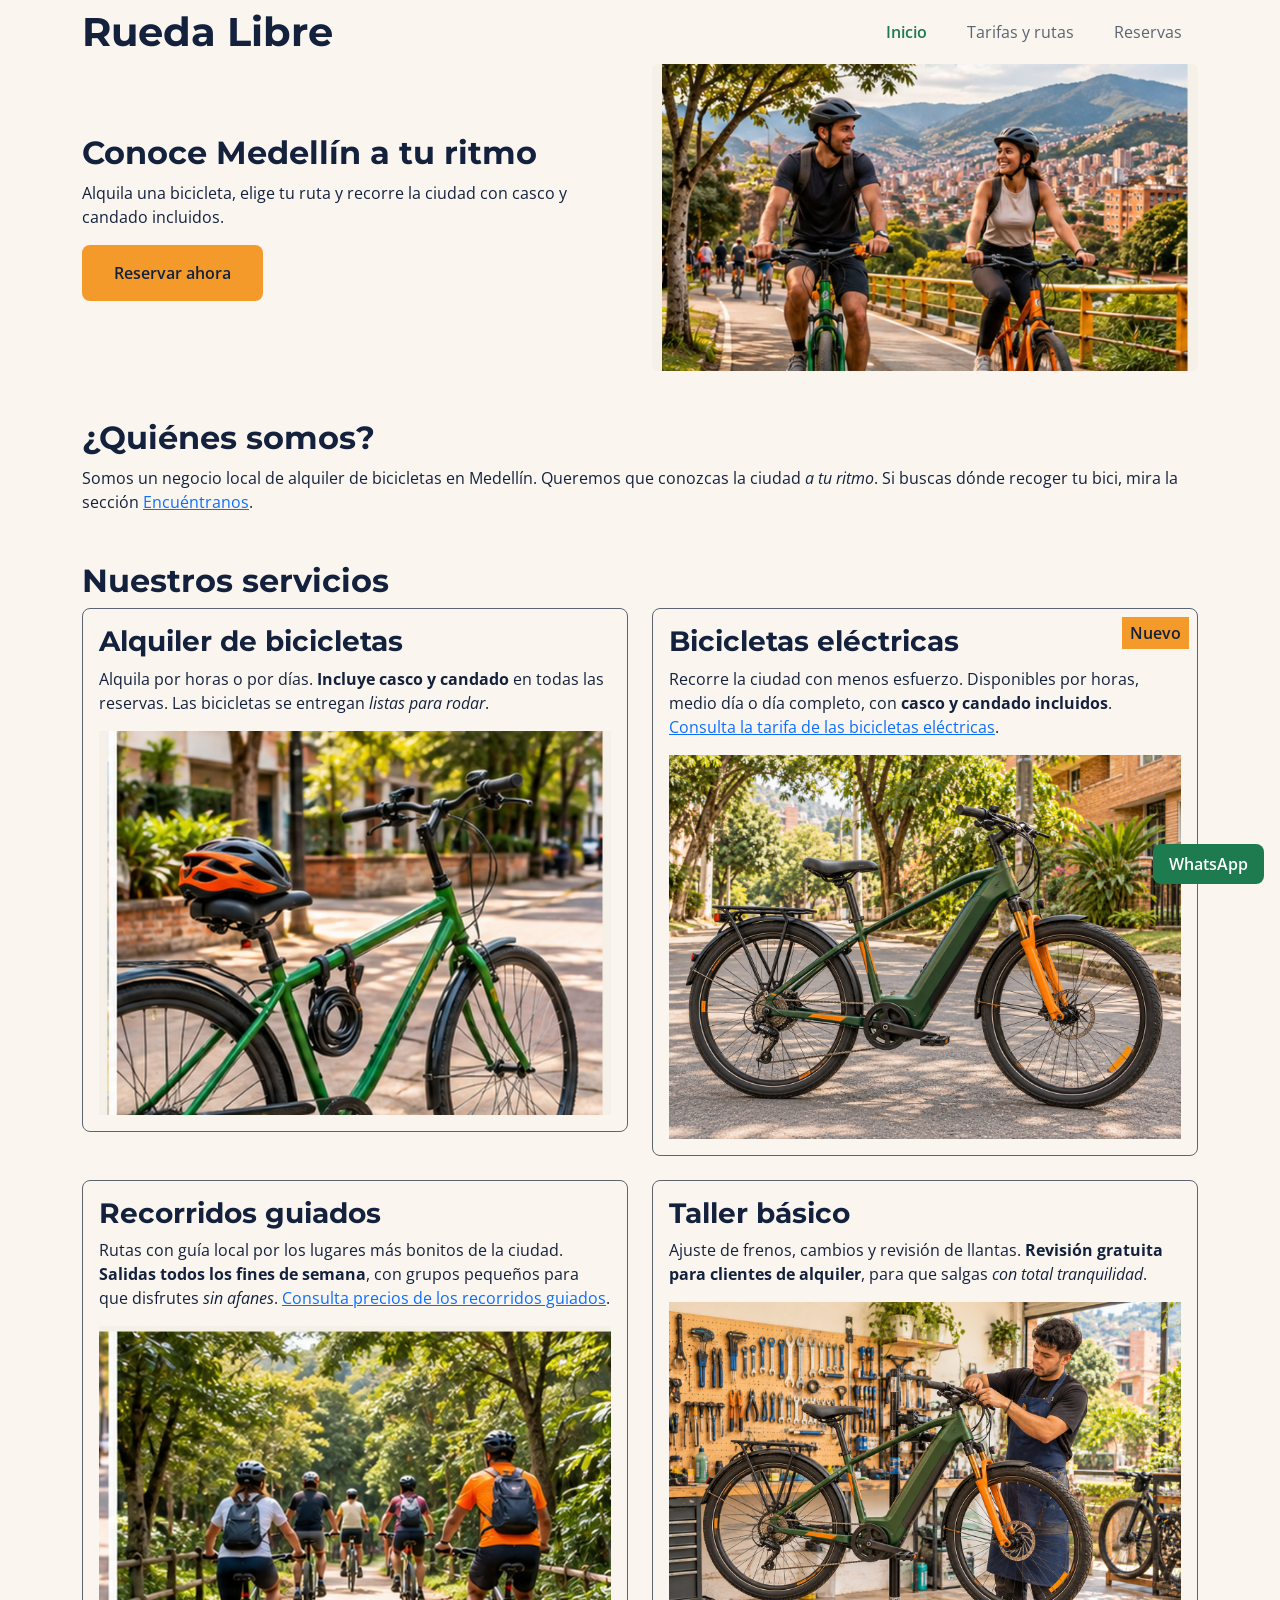
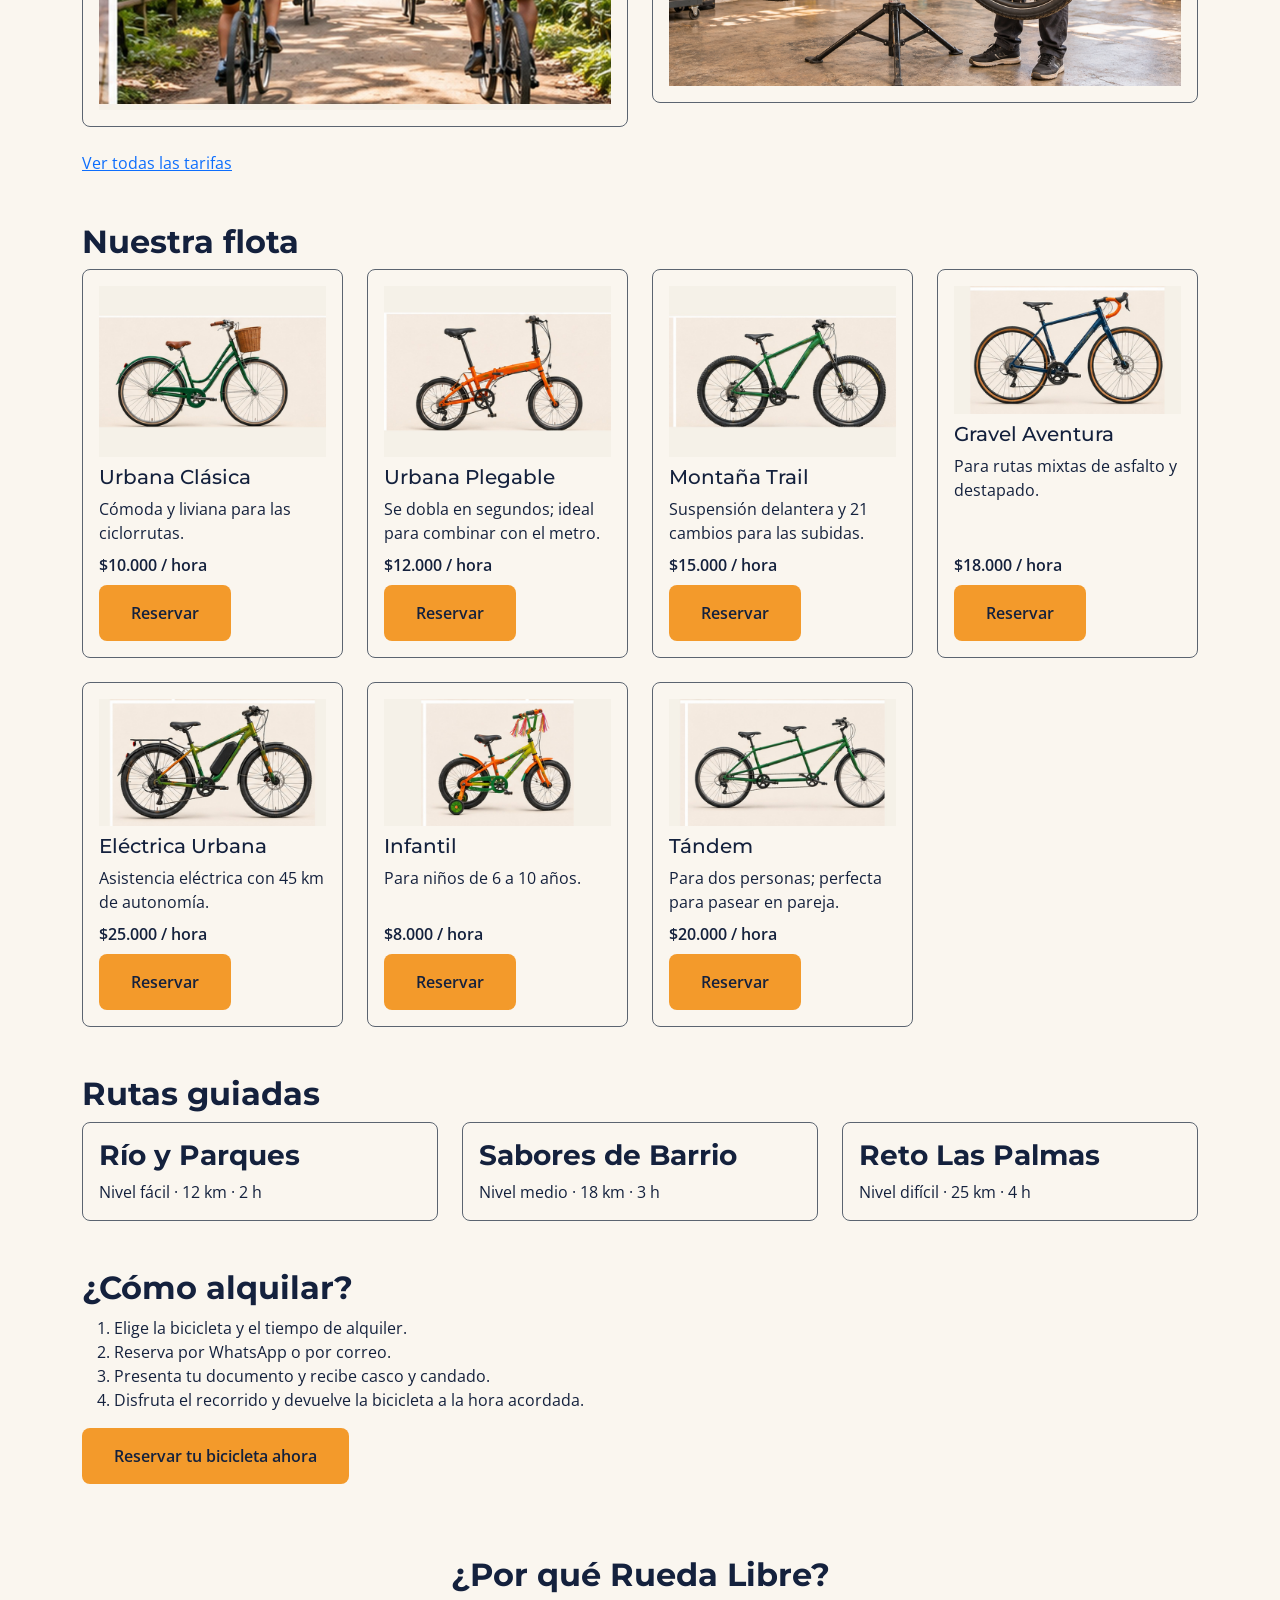
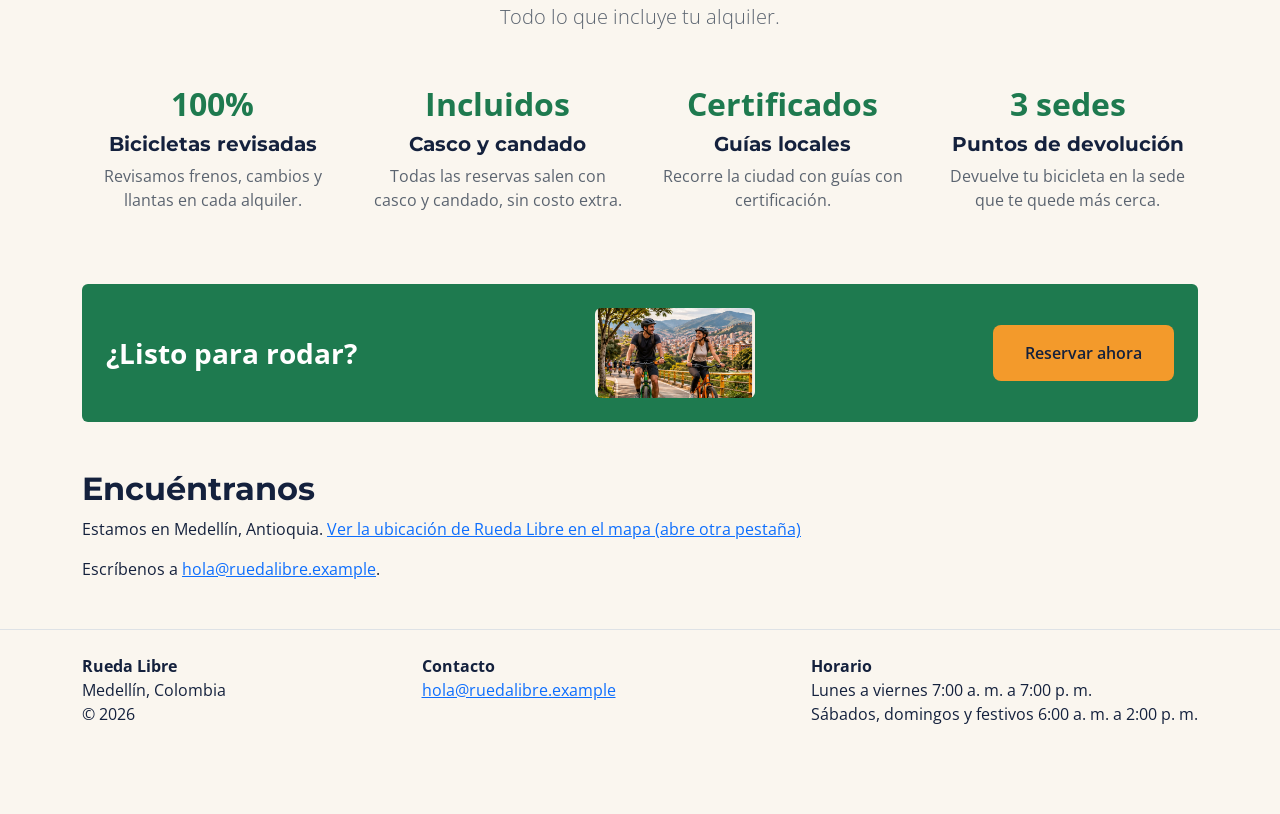
<file: index.html>
<!DOCTYPE html>
<html lang="es">

<head>
  <meta charset="UTF-8">
  <meta name="viewport" content="width=device-width, initial-scale=1.0"> <!-- adapta la página al ancho del celular -->
  <meta name="description"
    content="Rueda Libre: alquiler de bicicletas, recorridos guiados y taller básico en Medellín.">
  <title>Rueda Libre | Alquiler de bicicletas en Medellín</title>

  <!-- fuentes de Google -->
  <link rel="preconnect" href="https://fonts.googleapis.com">
  <link rel="preconnect" href="https://fonts.gstatic.com" crossorigin>
  <link href="https://fonts.googleapis.com/css2?family=Montserrat:wght@700&family=Open+Sans:wght@400;600&display=swap"
    rel="stylesheet">

  <!-- Bootstrap primero y tu hoja después: si hay empate, ganan tus estilos -->
  <link href="https://cdn.jsdelivr.net/npm/bootstrap@5.3.3/dist/css/bootstrap.min.css" rel="stylesheet">
  <link rel="stylesheet" href="css/styles.css">
</head>

<body>

  <!-- enlace para saltar al contenido con el teclado (oculto hasta que se enfoca con Tab) -->
  <a class="saltar" href="#contenido">Saltar al contenido principal</a>

  <!-- encabezado: container centra y limita el ancho
       d-flex flex-column flex-md-row: apilado en móvil, en fila desde 768 px
       justify-content-md-between: nombre a la izquierda y menú a la derecha desde md -->
  <header>
    <div class="container d-flex flex-column flex-md-row align-items-center justify-content-md-between gap-2 py-2">
      <h1 class="mb-0">Rueda Libre</h1>
      <nav aria-label="Principal">
        <!-- list-unstyled quita las viñetas; m-0 p-0 quitan margen y relleno de la lista -->
        <ul id="menu" class="d-flex flex-wrap justify-content-center gap-2 list-unstyled m-0 p-0">
          <!-- class="activo" va en el enlace de ESTA página -->
          <li><a class="activo" href="index.html" aria-current="page">Inicio</a></li>
          <li><a href="paginas/tarifas.html">Tarifas y rutas</a></li>
          <li><a href="paginas/reservas.html">Reservas</a></li>
        </ul>
      </nav>
    </div>
  </header>

  <!-- main como container: todo lo de adentro queda centrado y con ancho limitado -->
  <main id="contenido" class="container">

    <!-- portada: row = fila; en móvil las columnas se apilan y desde md van 6 + 6
         align-items-center: centra el texto frente a la foto; g-4: espacio entre columnas -->
    <section class="row align-items-center g-4 mb-5">
      <div class="col-12 col-md-6">
        <h2>Conoce Medellín a tu ritmo</h2>
        <p>Alquila una bicicleta, elige tu ruta y recorre la ciudad con casco y candado incluidos.</p>
        <a class="boton" href="paginas/reservas.html">Reservar ahora</a>
      </div>
      <div class="col-12 col-md-6">
        <!-- img-fluid: la foto nunca se pasa del ancho de su columna; rounded: esquinas redondeadas -->
        <img class="img-fluid rounded" src="img/caption.jpg" alt="Ciclistas recorriendo una calle de Medellín"
          width="600">
      </div>
    </section>

    <section class="mb-5">
      <h2>¿Quiénes somos?</h2>
      <p>
        Somos un negocio local de alquiler de bicicletas en Medellín. Queremos que
        conozcas la ciudad <em>a tu ritmo</em>. Si buscas dónde recoger tu bici,
        mira la sección <a href="#encuentranos">Encuéntranos</a>.
      </p>
    </section>

    <!-- servicios: 1 columna en móvil y 2 desde md
         align-items-start: cada tarjeta mide lo que necesita su contenido; mb-0: el espacio ya lo da g-4 -->
    <section class="mb-5">
      <h2>Nuestros servicios</h2>

      <div class="row g-4 align-items-start">
        <div class="col-12 col-md-6">
          <article class="tarjeta mb-0">
            <h3>Alquiler de bicicletas</h3>
            <p>
              Alquila por horas o por días. <strong>Incluye casco y candado</strong> en
              todas las reservas. Las bicicletas se entregan <em>listas para rodar</em>.
            </p>
            <img class="img-fluid" src="img/bicicleta.jpg" alt="Bicicleta de alquiler con casco y candado incluidos"
              width="400">
          </article>
        </div>

        <div class="col-12 col-md-6">
          <article class="tarjeta mb-0">
            <h3>Bicicletas eléctricas</h3>
            <!-- etiqueta anclada a la esquina de la tarjeta (position: absolute) -->
            <span class="etiqueta-nuevo">Nuevo</span>
            <p>
              Recorre la ciudad con menos esfuerzo. Disponibles por horas, medio día o
              día completo, con <strong>casco y candado incluidos</strong>.
              <a href="paginas/tarifas.html#alquiler">Consulta la tarifa de las bicicletas eléctricas</a>.
            </p>
            <!-- NUEVA -->
            <img class="img-fluid" src="img/electrica.jpg" alt="Bicicleta eléctrica recorriendo una calle de Medellín"
              width="400">
          </article>
        </div>

        <div class="col-12 col-md-6">
          <article class="tarjeta mb-0">
            <h3>Recorridos guiados</h3>
            <p>
              Rutas con guía local por los lugares más bonitos de la ciudad.
              <strong>Salidas todos los fines de semana</strong>, con grupos pequeños para
              que disfrutes <em>sin afanes</em>.
              <a href="paginas/tarifas.html#recorridos">Consulta precios de los recorridos guiados</a>.
            </p>
            <img class="img-fluid" src="img/medellincicla.jpg" alt="Sendero con árboles en un parque de Medellín"
              width="400">
          </article>
        </div>

        <div class="col-12 col-md-6">
          <article class="tarjeta mb-0">
            <h3>Taller básico</h3>
            <p>
              Ajuste de frenos, cambios y revisión de llantas.
              <strong>Revisión gratuita para clientes de alquiler</strong>, para que
              salgas <em>con total tranquilidad</em>.
            </p>
            <!-- NUEVA -->
            <img class="img-fluid" src="img/taller.jpg" alt="Mecánico ajustando los frenos de una bicicleta"
              width="400">
          </article>
        </div>
      </div>

      <p class="mt-4 mb-0"><a href="paginas/tarifas.html">Ver todas las tarifas</a></p>
    </section>

    <!-- flota: 1 columna en móvil, 2 desde sm, 3 desde lg y 4 desde xl
         (col-12 col-sm-6 col-lg-4 col-xl-3 = 12, 6, 4 y 3 partes de 12) -->
    <section id="flota" class="mb-5">
      <h2>Nuestra flota</h2>

      <div class="row g-4">

        <!-- tarjeta de columna: d-flex flex-column la apila; gap-2 separa; h-100 iguala el alto
             mt-auto en el precio lo empuja al fondo; align-self-start evita que el botón se estire -->
        <div class="col-12 col-sm-6 col-lg-4 col-xl-3">
          <article class="tarjeta h-100 mb-0 d-flex flex-column gap-2">
            <img class="img-fluid" src="img/urbana-clasica.jpg" alt="Bicicleta urbana clásica">
            <h3 class="h5 mb-0">Urbana Clásica</h3>
            <p class="mb-0">Cómoda y liviana para las ciclorrutas.</p>
            <p class="precio mt-auto mb-0 fw-semibold">$10.000 / hora</p>
            <a class="boton align-self-start" href="paginas/reservas.html">Reservar</a>
          </article>
        </div>

        <div class="col-12 col-sm-6 col-lg-4 col-xl-3">
          <article class="tarjeta h-100 mb-0 d-flex flex-column gap-2">
            <img class="img-fluid" src="img/urbana-plegable.jpg" alt="Bicicleta urbana plegable">
            <h3 class="h5 mb-0">Urbana Plegable</h3>
            <p class="mb-0">Se dobla en segundos; ideal para combinar con el metro.</p>
            <p class="precio mt-auto mb-0 fw-semibold">$12.000 / hora</p>
            <a class="boton align-self-start" href="paginas/reservas.html">Reservar</a>
          </article>
        </div>

        <div class="col-12 col-sm-6 col-lg-4 col-xl-3">
          <article class="tarjeta h-100 mb-0 d-flex flex-column gap-2">
            <img class="img-fluid" src="img/montana-trail.jpg" alt="Bicicleta de montaña Trail">
            <h3 class="h5 mb-0">Montaña Trail</h3>
            <p class="mb-0">Suspensión delantera y 21 cambios para las subidas.</p>
            <p class="precio mt-auto mb-0 fw-semibold">$15.000 / hora</p>
            <a class="boton align-self-start" href="paginas/reservas.html">Reservar</a>
          </article>
        </div>

        <div class="col-12 col-sm-6 col-lg-4 col-xl-3">
          <article class="tarjeta h-100 mb-0 d-flex flex-column gap-2">
            <img class="img-fluid" src="img/gravel-aventura.jpg" alt="Bicicleta Gravel Aventura">
            <h3 class="h5 mb-0">Gravel Aventura</h3>
            <p class="mb-0">Para rutas mixtas de asfalto y destapado.</p>
            <p class="precio mt-auto mb-0 fw-semibold">$18.000 / hora</p>
            <a class="boton align-self-start" href="paginas/reservas.html">Reservar</a>
          </article>
        </div>

        <div class="col-12 col-sm-6 col-lg-4 col-xl-3">
          <article class="tarjeta h-100 mb-0 d-flex flex-column gap-2">
            <img class="img-fluid" src="img/electrica-urbana.jpg" alt="Bicicleta eléctrica urbana">
            <h3 class="h5 mb-0">Eléctrica Urbana</h3>
            <p class="mb-0">Asistencia eléctrica con 45 km de autonomía.</p>
            <p class="precio mt-auto mb-0 fw-semibold">$25.000 / hora</p>
            <a class="boton align-self-start" href="paginas/reservas.html">Reservar</a>
          </article>
        </div>

        <div class="col-12 col-sm-6 col-lg-4 col-xl-3">
          <article class="tarjeta h-100 mb-0 d-flex flex-column gap-2">
            <img class="img-fluid" src="img/infantil.jpg" alt="Bicicleta infantil">
            <h3 class="h5 mb-0">Infantil</h3>
            <p class="mb-0">Para niños de 6 a 10 años.</p>
            <p class="precio mt-auto mb-0 fw-semibold">$8.000 / hora</p>
            <a class="boton align-self-start" href="paginas/reservas.html">Reservar</a>
          </article>
        </div>

        <!-- séptimo modelo: la grilla lo acomoda sola en la fila siguiente -->
        <div class="col-12 col-sm-6 col-lg-4 col-xl-3">
          <article class="tarjeta h-100 mb-0 d-flex flex-column gap-2">
            <img class="img-fluid" src="img/tandem.jpg" alt="Bicicleta tándem">
            <h3 class="h5 mb-0">Tándem</h3>
            <p class="mb-0">Para dos personas; perfecta para pasear en pareja.</p>
            <p class="precio mt-auto mb-0 fw-semibold">$20.000 / hora</p>
            <a class="boton align-self-start" href="paginas/reservas.html">Reservar</a>
          </article>
        </div>
      </div>
    </section>

    <!-- rutas: 1 columna en móvil y 3 desde md (col-md-4 = 4 partes de 12) -->
    <section id="rutas" class="mb-5">
      <h2>Rutas guiadas</h2>

      <div class="row g-4">
        <div class="col-12 col-md-4">
          <article class="tarjeta h-100 mb-0">
            <h3>Río y Parques</h3>
            <p class="mb-0">Nivel fácil · 12 km · 2 h</p>
          </article>
        </div>

        <div class="col-12 col-md-4">
          <article class="tarjeta h-100 mb-0">
            <h3>Sabores de Barrio</h3>
            <p class="mb-0">Nivel medio · 18 km · 3 h</p>
          </article>
        </div>

        <div class="col-12 col-md-4">
          <article class="tarjeta h-100 mb-0">
            <h3>Reto Las Palmas</h3>
            <p class="mb-0">Nivel difícil · 25 km · 4 h</p>
          </article>
        </div>
      </div>
    </section>

    <section class="mb-5">
      <h2>¿Cómo alquilar?</h2>
      <ol>
        <li>Elige la bicicleta y el tiempo de alquiler.</li>
        <li>Reserva por WhatsApp o por correo.</li>
        <li>Presenta tu documento y recibe casco y candado.</li>
        <li>Disfruta el recorrido y devuelve la bicicleta a la hora acordada.</li>
      </ol>
      <p class="mb-0"><a class="boton" href="paginas/reservas.html">Reservar tu bicicleta ahora</a></p>
    </section>

    <!-- beneficios (MiniReto 6): 1 columna en móvil, 2 desde md y 4 desde lg
         el dato verde, el título y la descripción en gris dan la jerarquía -->
    <section id="beneficios" class="py-4 mb-5">
      <h2 class="text-center fw-bold mb-2">¿Por qué Rueda Libre?</h2>
      <p class="lead text-center suave mb-5">Todo lo que incluye tu alquiler.</p>

      <div class="row g-4">
        <div class="col-12 col-md-6 col-lg-3 text-center">
          <p class="fs-2 fw-bold dato mb-1">100%</p>
          <h3 class="fs-5 fw-bold mb-2">Bicicletas revisadas</h3>
          <p class="suave mb-0">Revisamos frenos, cambios y llantas en cada alquiler.</p>
        </div>

        <div class="col-12 col-md-6 col-lg-3 text-center">
          <p class="fs-2 fw-bold dato mb-1">Incluidos</p>
          <h3 class="fs-5 fw-bold mb-2">Casco y candado</h3>
          <p class="suave mb-0">Todas las reservas salen con casco y candado, sin costo extra.</p>
        </div>

        <div class="col-12 col-md-6 col-lg-3 text-center">
          <p class="fs-2 fw-bold dato mb-1">Certificados</p>
          <h3 class="fs-5 fw-bold mb-2">Guías locales</h3>
          <p class="suave mb-0">Recorre la ciudad con guías con certificación.</p>
        </div>

        <div class="col-12 col-md-6 col-lg-3 text-center">
          <p class="fs-2 fw-bold dato mb-1">3 sedes</p>
          <h3 class="fs-5 fw-bold mb-2">Puntos de devolución</h3>
          <p class="suave mb-0">Devuelve tu bicicleta en la sede que te quede más cerca.</p>
        </div>
      </div>
    </section>

    <!-- franja final: columna en móvil y fila desde md
         d-none d-md-block: la foto decorativa solo aparece desde 768 px; alt="" porque es decoración -->
    <section class="franja rounded py-4 px-3 px-md-4 mb-5">
      <div
        class="d-flex flex-column flex-md-row align-items-center justify-content-md-between gap-3 text-center text-md-start">
        <p class="fs-3 fw-bold mb-0">¿Listo para rodar?</p>
        <img class="d-none d-md-block rounded object-fit-cover" src="img/caption.jpg" alt="" width="160" height="90">
        <a class="boton" href="paginas/reservas.html">Reservar ahora</a>
      </div>
    </section>

    <!-- id="encuentranos" es el destino del enlace de "¿Quiénes somos?" -->
    <section id="encuentranos">
      <h2>Encuéntranos</h2>
      <p>
        Estamos en Medellín, Antioquia.
        <a href="https://www.google.com/maps/place/Medell%C3%ADn" target="_blank" rel="noopener noreferrer">Ver la
          ubicación de Rueda Libre en el mapa (abre otra pestaña)</a>
      </p>
      <p>
        Escríbenos a
        <a href="mailto:hola@ruedalibre.example">hola@ruedalibre.example</a>.
      </p>
    </section>
  </main>

  <!-- pie: tres bloques en columna en móvil y en fila desde md; border-top: línea arriba -->
  <footer class="mt-5 py-4 border-top">
    <div class="container d-flex flex-column flex-md-row justify-content-md-between gap-3">
      <div>
        <strong>Rueda Libre</strong><br>
        Medellín, Colombia<br>
        &copy; 2026
      </div>
      <div>
        <strong>Contacto</strong><br>
        <a href="mailto:hola@ruedalibre.example">hola@ruedalibre.example</a>
      </div>
      <div>
        <strong>Horario</strong><br>
        Lunes a viernes 7:00 a. m. a 7:00 p. m.<br>
        Sábados, domingos y festivos 6:00 a. m. a 2:00 p. m.
      </div>
    </div>
  </footer>

  <!-- botón flotante de WhatsApp: fijo abajo a la derecha -->
  <a class="whatsapp" href="https://wa.me/573000000000" target="_blank" rel="noopener noreferrer"
    aria-label="Escribir por WhatsApp (abre en otra pestaña)">WhatsApp</a>

  <!-- JavaScript de Bootstrap: al final del body; lo necesitarán la navbar y el modal -->
  <script src="https://cdn.jsdelivr.net/npm/bootstrap@5.3.3/dist/js/bootstrap.bundle.min.js"></script>
</body>

</html>
</file>
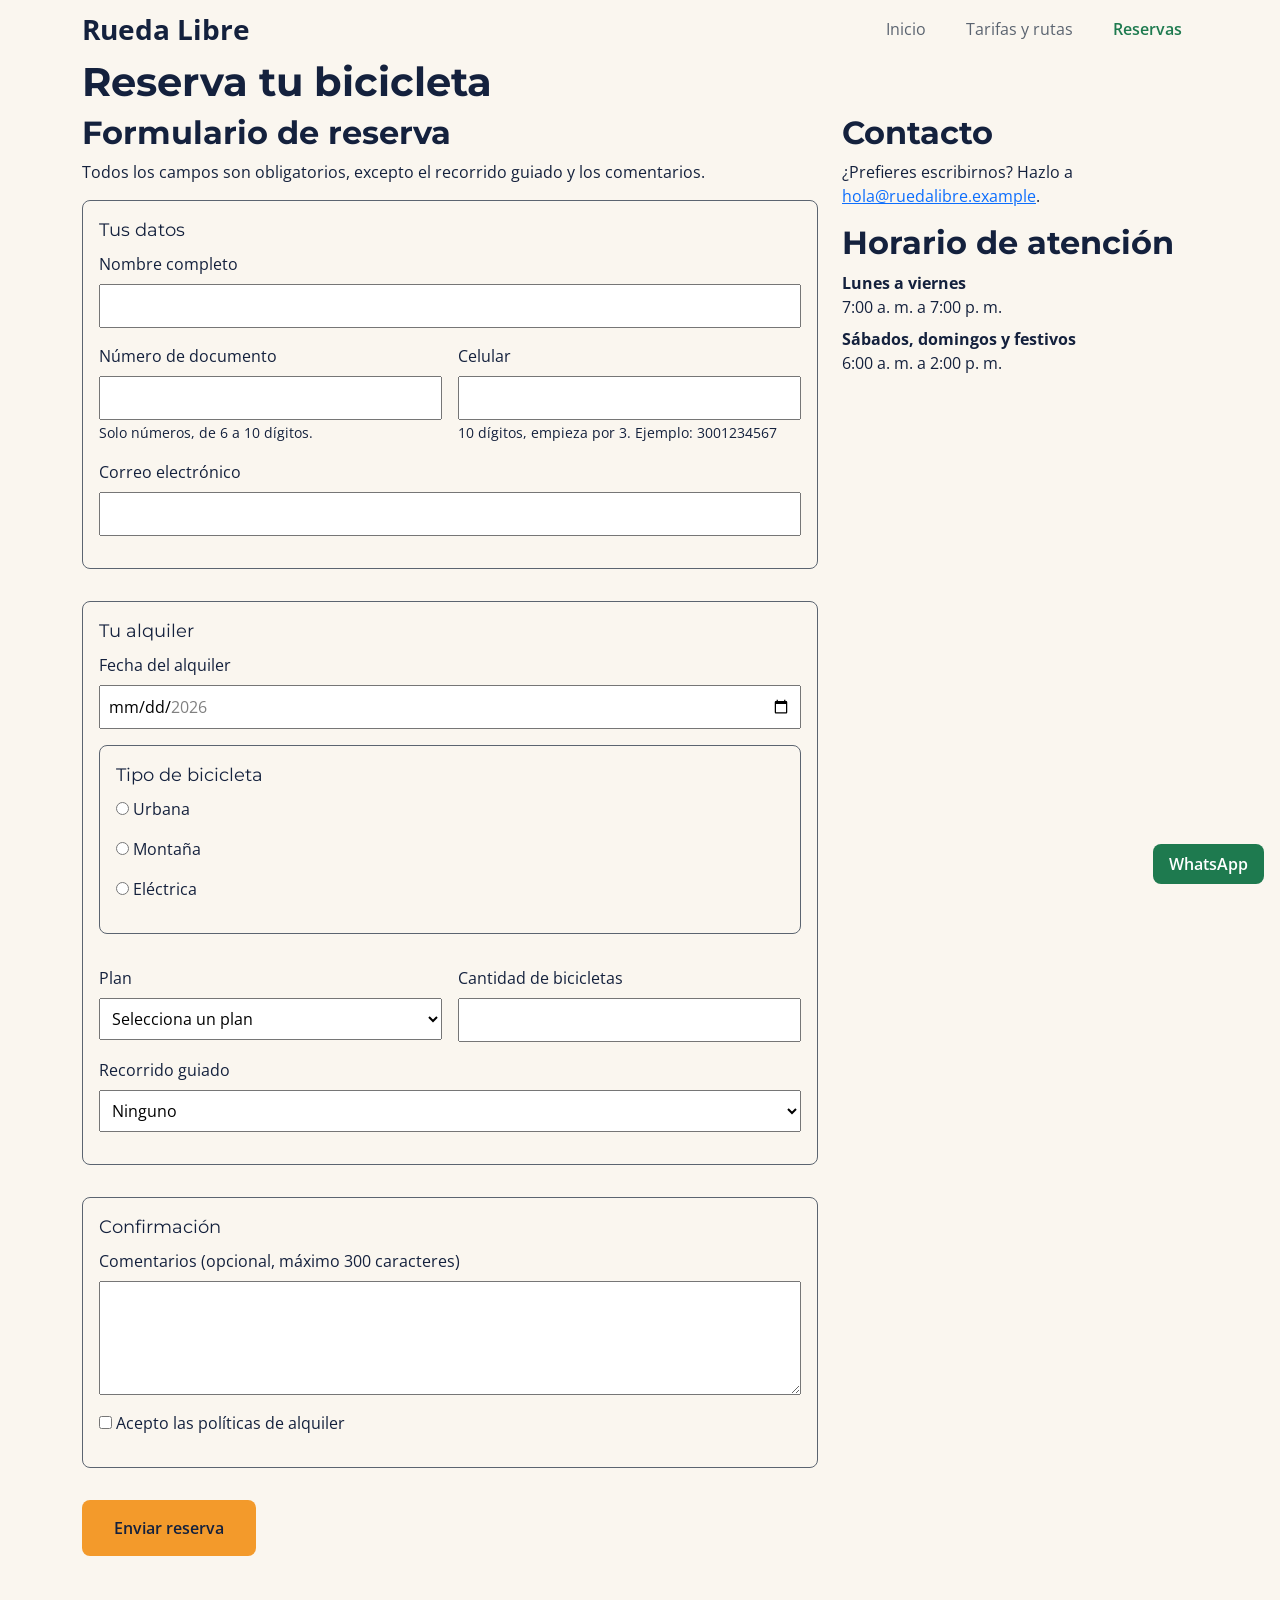
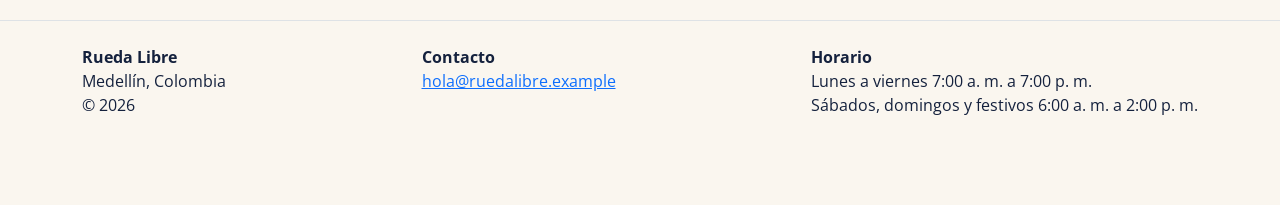
<file: paginas/reservas.html>
<!DOCTYPE html>
<html lang="es">

<head>
  <meta charset="UTF-8">
  <meta name="viewport" content="width=device-width, initial-scale=1.0"> <!-- adapta la página al ancho del celular -->
  <meta name="description"
    content="Reserva tu bicicleta en Rueda Libre: formulario de reserva, datos de contacto y horario de atención.">
  <title>Reservas | Rueda Libre</title>

  <!-- fuentes de Google -->
  <link rel="preconnect" href="https://fonts.googleapis.com">
  <link rel="preconnect" href="https://fonts.gstatic.com" crossorigin>
  <link href="https://fonts.googleapis.com/css2?family=Montserrat:wght@700&family=Open+Sans:wght@400;600&display=swap"
    rel="stylesheet">

  <!-- Bootstrap primero y tu hoja después ("../" sube una carpeta: esta página está dentro de paginas/) -->
  <link href="https://cdn.jsdelivr.net/npm/bootstrap@5.3.3/dist/css/bootstrap.min.css" rel="stylesheet">
  <link rel="stylesheet" href="../css/styles.css">
</head>

<body>

  <!-- enlace para saltar al contenido con el teclado (oculto hasta que se enfoca con Tab) -->
  <a class="saltar" href="#contenido">Saltar al contenido principal</a>

  <!-- encabezado: aquí el nombre va en <p> porque el h1 de esta página es "Reserva tu bicicleta" -->
  <header>
    <div class="container d-flex flex-column flex-md-row align-items-center justify-content-md-between gap-2 py-2">
      <p class="marca fw-bold fs-3 mb-0">Rueda Libre</p>
      <nav aria-label="Principal">
        <ul id="menu" class="d-flex flex-wrap justify-content-center gap-2 list-unstyled m-0 p-0">
          <li><a href="../index.html">Inicio</a></li>
          <li><a href="tarifas.html">Tarifas y rutas</a></li>
          <!-- class="activo" va en el enlace de ESTA página -->
          <li><a class="activo" href="reservas.html" aria-current="page">Reservas</a></li>
        </ul>
      </nav>
    </div>
  </header>

  <main id="contenido" class="container">
    <h1>Reserva tu bicicleta</h1>

    <!-- layout 8:4: desde md el formulario ocupa 8 partes de 12 y contacto/horario 4; en móvil se apilan -->
    <div class="row g-4">

      <section class="col-12 col-md-8">
        <h2>Formulario de reserva</h2>
        <p>Todos los campos son obligatorios, excepto el recorrido guiado y los comentarios.</p>

        <!-- todo lo de adentro se envía junto al pulsar "Enviar reserva" -->
        <form action="#" method="post">

          <!-- grupo 1: datos personales -->
          <fieldset>
            <legend>Tus datos</legend>

            <p>
              <!-- el for de la etiqueta debe ser igual al id del campo -->
              <label for="nombre">Nombre completo</label>
              <input class="control" type="text" id="nombre" name="nombre" required minlength="3" autocomplete="name">
            </p>

            <!-- fila de campos cortos con la grilla: dos columnas desde sm (col-sm-6 = 6 de 12)
                 gx-3: solo espacio horizontal entre columnas (el vertical lo da el margen del párrafo) -->
            <div class="row gx-3">
              <div class="col-12 col-sm-6">
                <p>
                  <label for="documento">Número de documento</label>
                  <!-- pattern: solo dígitos, entre 6 y 10 -->
                  <input class="control" type="text" id="documento" name="documento" inputmode="numeric" required
                    pattern="[0-9]{6,10}" title="Solo números, entre 6 y 10 dígitos. Ejemplo: 1020304050"
                    aria-describedby="ayuda-documento">
                  <small id="ayuda-documento">Solo números, de 6 a 10 dígitos.</small>
                </p>
              </div>

              <div class="col-12 col-sm-6">
                <p>
                  <label for="celular">Celular</label>
                  <!-- pattern: empieza por 3 y tiene 10 dígitos en total -->
                  <input class="control" type="tel" id="celular" name="celular" required pattern="3[0-9]{9}"
                    title="10 dígitos y debe empezar por 3. Ejemplo: 3001234567" autocomplete="tel"
                    aria-describedby="ayuda-celular">
                  <small id="ayuda-celular">10 dígitos, empieza por 3. Ejemplo: 3001234567</small>
                </p>
              </div>
            </div>

            <p>
              <label for="correo">Correo electrónico</label>
              <!-- type="email" revisa que tenga forma de correo -->
              <input class="control" type="email" id="correo" name="correo" required autocomplete="email">
            </p>
          </fieldset>

          <!-- grupo 2: datos del alquiler -->
          <fieldset>
            <legend>Tu alquiler</legend>

            <p>
              <label for="fecha">Fecha del alquiler</label>
              <!-- min y max limitan las fechas del calendario -->
              <input class="control" type="date" id="fecha" name="fecha" required min="2026-11-01" max="2026-12-31">
            </p>

            <!-- radios con el mismo name: solo se elige uno -->
            <fieldset>
              <legend>Tipo de bicicleta</legend>
              <p class="opcion">
                <input type="radio" id="tipo-urbana" name="tipo_bicicleta" value="urbana" required>
                <label for="tipo-urbana">Urbana</label>
              </p>
              <p class="opcion">
                <input type="radio" id="tipo-montana" name="tipo_bicicleta" value="montana" required>
                <label for="tipo-montana">Montaña</label>
              </p>
              <p class="opcion">
                <input type="radio" id="tipo-electrica" name="tipo_bicicleta" value="electrica" required>
                <label for="tipo-electrica">Eléctrica</label>
              </p>
            </fieldset>

            <!-- otra fila de campos cortos: plan y cantidad lado a lado desde sm -->
            <div class="row gx-3">
              <div class="col-12 col-sm-6">
                <p>
                  <label for="plan">Plan</label>
                  <!-- desplegable obligatorio: la primera opción vacía obliga a elegir una real -->
                  <select class="control" id="plan" name="plan" required>
                    <option value="">Selecciona un plan</option>
                    <option value="1-hora">1 hora</option>
                    <option value="medio-dia">Medio día (4 h)</option>
                    <option value="dia-completo">Día completo</option>
                  </select>
                </p>
              </div>

              <div class="col-12 col-sm-6">
                <p>
                  <label for="cantidad">Cantidad de bicicletas</label>
                  <!-- solo números entre 1 y 6 -->
                  <input class="control" type="number" id="cantidad" name="cantidad" required min="1" max="6" step="1">
                </p>
              </div>
            </div>

            <p>
              <label for="recorrido">Recorrido guiado</label>
              <!-- desplegable opcional: sin required y con "Ninguno" por defecto -->
              <select class="control" id="recorrido" name="recorrido">
                <option value="ninguno">Ninguno</option>
                <option value="rio-parques">Río y Parques</option>
                <option value="sabores-barrio">Sabores de Barrio</option>
                <option value="las-palmas">Reto Las Palmas</option>
              </select>
            </p>
          </fieldset>

          <!-- grupo 3: confirmación -->
          <fieldset>
            <legend>Confirmación</legend>

            <p>
              <label for="comentarios">Comentarios (opcional, máximo 300 caracteres)</label>
              <!-- texto largo: rows es el alto en líneas; maxlength limita los caracteres -->
              <textarea class="control" id="comentarios" name="comentarios" rows="4" maxlength="300"></textarea>
            </p>

            <p class="opcion">
              <!-- casilla obligatoria: hay que marcarla para poder enviar -->
              <input type="checkbox" id="politicas" name="politicas" value="aceptadas" required>
              <label for="politicas">Acepto las políticas de alquiler</label>
            </p>
          </fieldset>

          <!-- type="submit" envía el formulario y activa las validaciones -->
          <p><button class="boton" type="submit">Enviar reserva</button></p>

        </form>
      </section>

      <!-- columna derecha: contacto y horario (4 de 12 desde md) -->
      <aside class="col-12 col-md-4">
        <h2>Contacto</h2>
        <p>
          ¿Prefieres escribirnos? Hazlo a
          <a href="mailto:hola@ruedalibre.example">hola@ruedalibre.example</a>.
        </p>

        <h2>Horario de atención</h2>
        <!-- lista de definiciones: dt es el término y dd su descripción -->
        <dl>
          <dt>Lunes a viernes</dt>
          <dd>7:00 a. m. a 7:00 p. m.</dd>

          <dt>Sábados, domingos y festivos</dt>
          <dd>6:00 a. m. a 2:00 p. m.</dd>
        </dl>
      </aside>

    </div>
  </main>

  <!-- pie: tres bloques en columna en móvil y en fila desde md; border-top: línea arriba -->
  <footer class="mt-5 py-4 border-top">
    <div class="container d-flex flex-column flex-md-row justify-content-md-between gap-3">
      <div>
        <strong>Rueda Libre</strong><br>
        Medellín, Colombia<br>
        &copy; 2026
      </div>
      <div>
        <strong>Contacto</strong><br>
        <a href="mailto:hola@ruedalibre.example">hola@ruedalibre.example</a>
      </div>
      <div>
        <strong>Horario</strong><br>
        Lunes a viernes 7:00 a. m. a 7:00 p. m.<br>
        Sábados, domingos y festivos 6:00 a. m. a 2:00 p. m.
      </div>
    </div>
  </footer>

  <!-- botón flotante de WhatsApp: fijo abajo a la derecha -->
  <a class="whatsapp" href="https://wa.me/573000000000" target="_blank" rel="noopener noreferrer"
    aria-label="Escribir por WhatsApp (abre en otra pestaña)">WhatsApp</a>

  <script src="https://cdn.jsdelivr.net/npm/bootstrap@5.3.3/dist/js/bootstrap.bundle.min.js"></script>
</body>

</html>
</file>
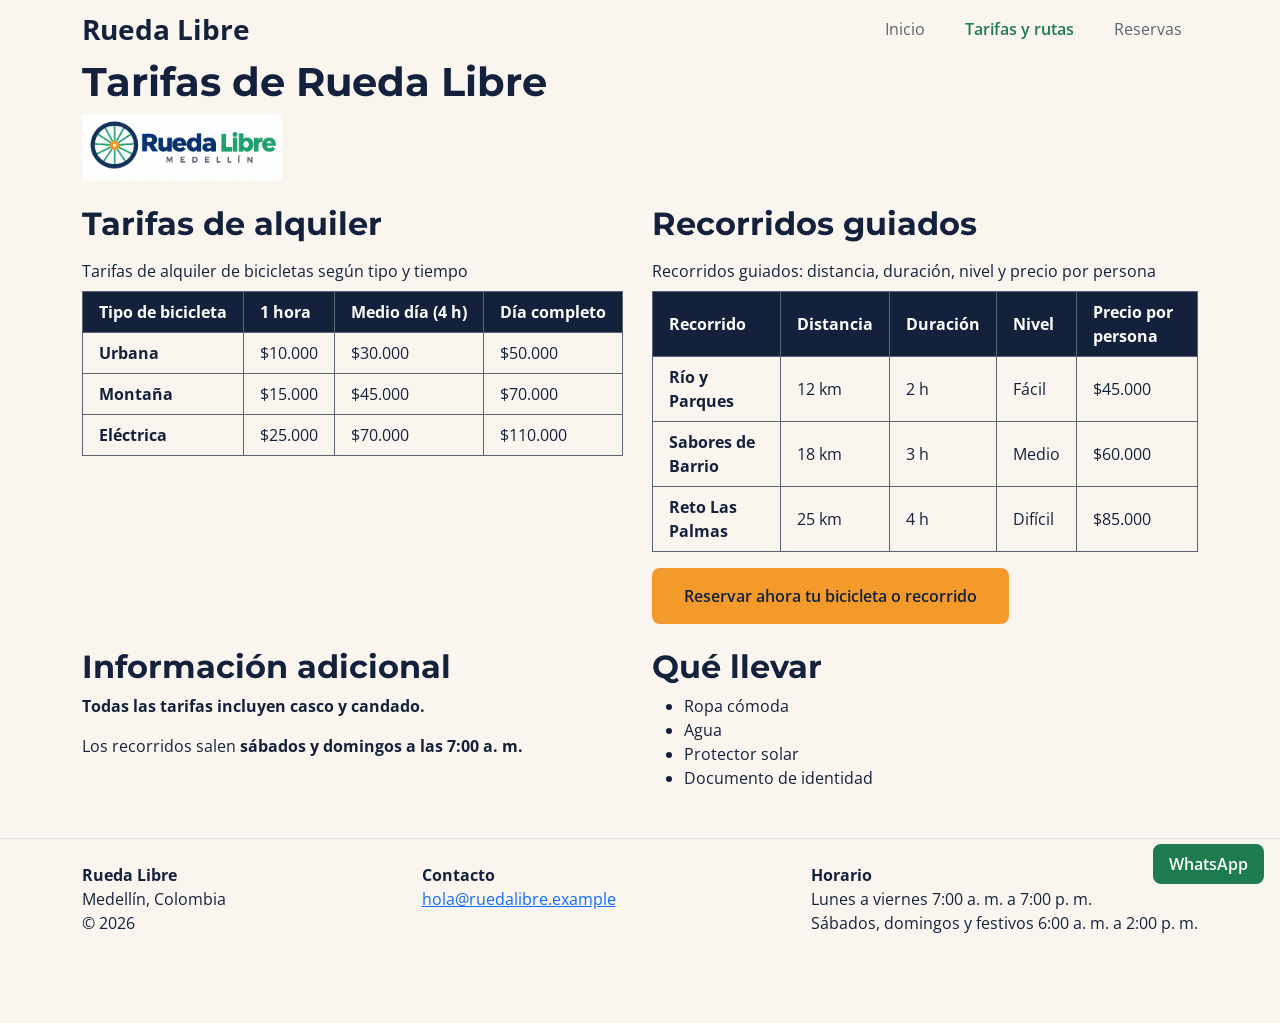
<file: paginas/tarifas.html>
<!DOCTYPE html>
<html lang="es">

<head>
  <meta charset="UTF-8">
  <meta name="viewport" content="width=device-width, initial-scale=1.0"> <!-- adapta la página al ancho del celular -->
  <meta name="description"
    content="Tarifas de alquiler de bicicletas y precios de recorridos guiados de Rueda Libre en Medellín.">
  <title>Tarifas y rutas | Rueda Libre</title>

  <!-- fuentes de Google -->
  <link rel="preconnect" href="https://fonts.googleapis.com">
  <link rel="preconnect" href="https://fonts.gstatic.com" crossorigin>
  <link href="https://fonts.googleapis.com/css2?family=Montserrat:wght@700&family=Open+Sans:wght@400;600&display=swap"
    rel="stylesheet">

  <!-- Bootstrap primero y tu hoja después ("../" sube una carpeta: esta página está dentro de paginas/) -->
  <link href="https://cdn.jsdelivr.net/npm/bootstrap@5.3.3/dist/css/bootstrap.min.css" rel="stylesheet">
  <link rel="stylesheet" href="../css/styles.css">
</head>

<body>

  <!-- enlace para saltar al contenido con el teclado (oculto hasta que se enfoca con Tab) -->
  <a class="saltar" href="#contenido">Saltar al contenido principal</a>

  <!-- encabezado: aquí el nombre va en <p> porque el h1 de esta página es "Tarifas de Rueda Libre" -->
  <header>
    <div class="container d-flex flex-column flex-md-row align-items-center justify-content-md-between gap-2 py-2">
      <p class="marca fw-bold fs-3 mb-0">Rueda Libre</p>
      <nav aria-label="Principal">
        <ul id="menu" class="d-flex flex-wrap justify-content-center gap-2 list-unstyled m-0 p-0">
          <li><a href="../index.html">Inicio</a></li>
          <!-- class="activo" va en el enlace de ESTA página -->
          <li><a class="activo" href="tarifas.html" aria-current="page">Tarifas y rutas</a></li>
          <li><a href="reservas.html">Reservas</a></li>
        </ul>
      </nav>
    </div>
  </header>

  <main id="contenido" class="container">
    <h1>Tarifas de Rueda Libre</h1>

    <!-- logo: "../img/" sube una carpeta y entra a img -->
    <img class="img-fluid mb-4" src="../img/logo.png" alt="Logo de Rueda Libre" width="200">

    <!-- row: las cuatro secciones son columnas; en móvil se apilan y desde lg van de a 2 (col-lg-6 = 6 de 12)
         g-4: espacio entre columnas y filas -->
    <div class="row g-4">

      <!-- tabla de alquiler; id="alquiler" es el destino del enlace desde el inicio -->
      <section id="alquiler" class="col-12 col-lg-6">
        <h2>Tarifas de alquiler</h2>

        <!-- table-responsive: si la tabla no cabe, se desplaza de lado dentro de su caja -->
        <div class="table-responsive">
          <table>
            <caption>Tarifas de alquiler de bicicletas según tipo y tiempo</caption>
            <thead>
              <tr>
                <th scope="col">Tipo de bicicleta</th>
                <th scope="col">1 hora</th>
                <th scope="col">Medio día (4 h)</th>
                <th scope="col">Día completo</th>
              </tr>
            </thead>
            <tbody>
              <tr>
                <th scope="row">Urbana</th>
                <td>$10.000</td>
                <td>$30.000</td>
                <td>$50.000</td>
              </tr>
              <tr>
                <th scope="row">Montaña</th>
                <td>$15.000</td>
                <td>$45.000</td>
                <td>$70.000</td>
              </tr>
              <tr>
                <th scope="row">Eléctrica</th>
                <td>$25.000</td>
                <td>$70.000</td>
                <td>$110.000</td>
              </tr>
            </tbody>
          </table>
        </div>
      </section>

      <!-- tabla de recorridos; id="recorridos" es el destino del enlace desde el inicio -->
      <section id="recorridos" class="col-12 col-lg-6">
        <h2>Recorridos guiados</h2>

        <div class="table-responsive">
          <table>
            <caption>Recorridos guiados: distancia, duración, nivel y precio por persona</caption>
            <thead>
              <tr>
                <th scope="col">Recorrido</th>
                <th scope="col">Distancia</th>
                <th scope="col">Duración</th>
                <th scope="col">Nivel</th>
                <th scope="col">Precio por persona</th>
              </tr>
            </thead>
            <tbody>
              <tr>
                <th scope="row">Río y Parques</th>
                <td>12 km</td>
                <td>2 h</td>
                <td>Fácil</td>
                <td>$45.000</td>
              </tr>
              <tr>
                <th scope="row">Sabores de Barrio</th>
                <td>18 km</td>
                <td>3 h</td>
                <td>Medio</td>
                <td>$60.000</td>
              </tr>
              <tr>
                <th scope="row">Reto Las Palmas</th>
                <td>25 km</td>
                <td>4 h</td>
                <td>Difícil</td>
                <td>$85.000</td>
              </tr>
            </tbody>
          </table>
        </div>

        <p class="mt-3 mb-0"><a class="boton" href="reservas.html">Reservar ahora tu bicicleta o recorrido</a></p>
      </section>

      <section id="informacion" class="col-12 col-lg-6">
        <h2>Información adicional</h2>
        <p><strong>Todas las tarifas incluyen casco y candado.</strong></p>
        <p class="mb-0">Los recorridos salen <strong>sábados y domingos a las 7:00 a. m.</strong></p>
      </section>

      <!-- contenido complementario -->
      <aside class="col-12 col-lg-6">
        <h2>Qué llevar</h2>
        <ul class="mb-0">
          <li>Ropa cómoda</li>
          <li>Agua</li>
          <li>Protector solar</li>
          <li>Documento de identidad</li>
        </ul>
      </aside>

    </div>
  </main>

  <!-- pie: tres bloques en columna en móvil y en fila desde md; border-top: línea arriba -->
  <footer class="mt-5 py-4 border-top">
    <div class="container d-flex flex-column flex-md-row justify-content-md-between gap-3">
      <div>
        <strong>Rueda Libre</strong><br>
        Medellín, Colombia<br>
        &copy; 2026
      </div>
      <div>
        <strong>Contacto</strong><br>
        <a href="mailto:hola@ruedalibre.example">hola@ruedalibre.example</a>
      </div>
      <div>
        <strong>Horario</strong><br>
        Lunes a viernes 7:00 a. m. a 7:00 p. m.<br>
        Sábados, domingos y festivos 6:00 a. m. a 2:00 p. m.
      </div>
    </div>
  </footer>

  <!-- botón flotante de WhatsApp: fijo abajo a la derecha -->
  <a class="whatsapp" href="https://wa.me/573000000000" target="_blank" rel="noopener noreferrer"
    aria-label="Escribir por WhatsApp (abre en otra pestaña)">WhatsApp</a>

  <script src="https://cdn.jsdelivr.net/npm/bootstrap@5.3.3/dist/js/bootstrap.bundle.min.js"></script>
</body>

</html>
</file>
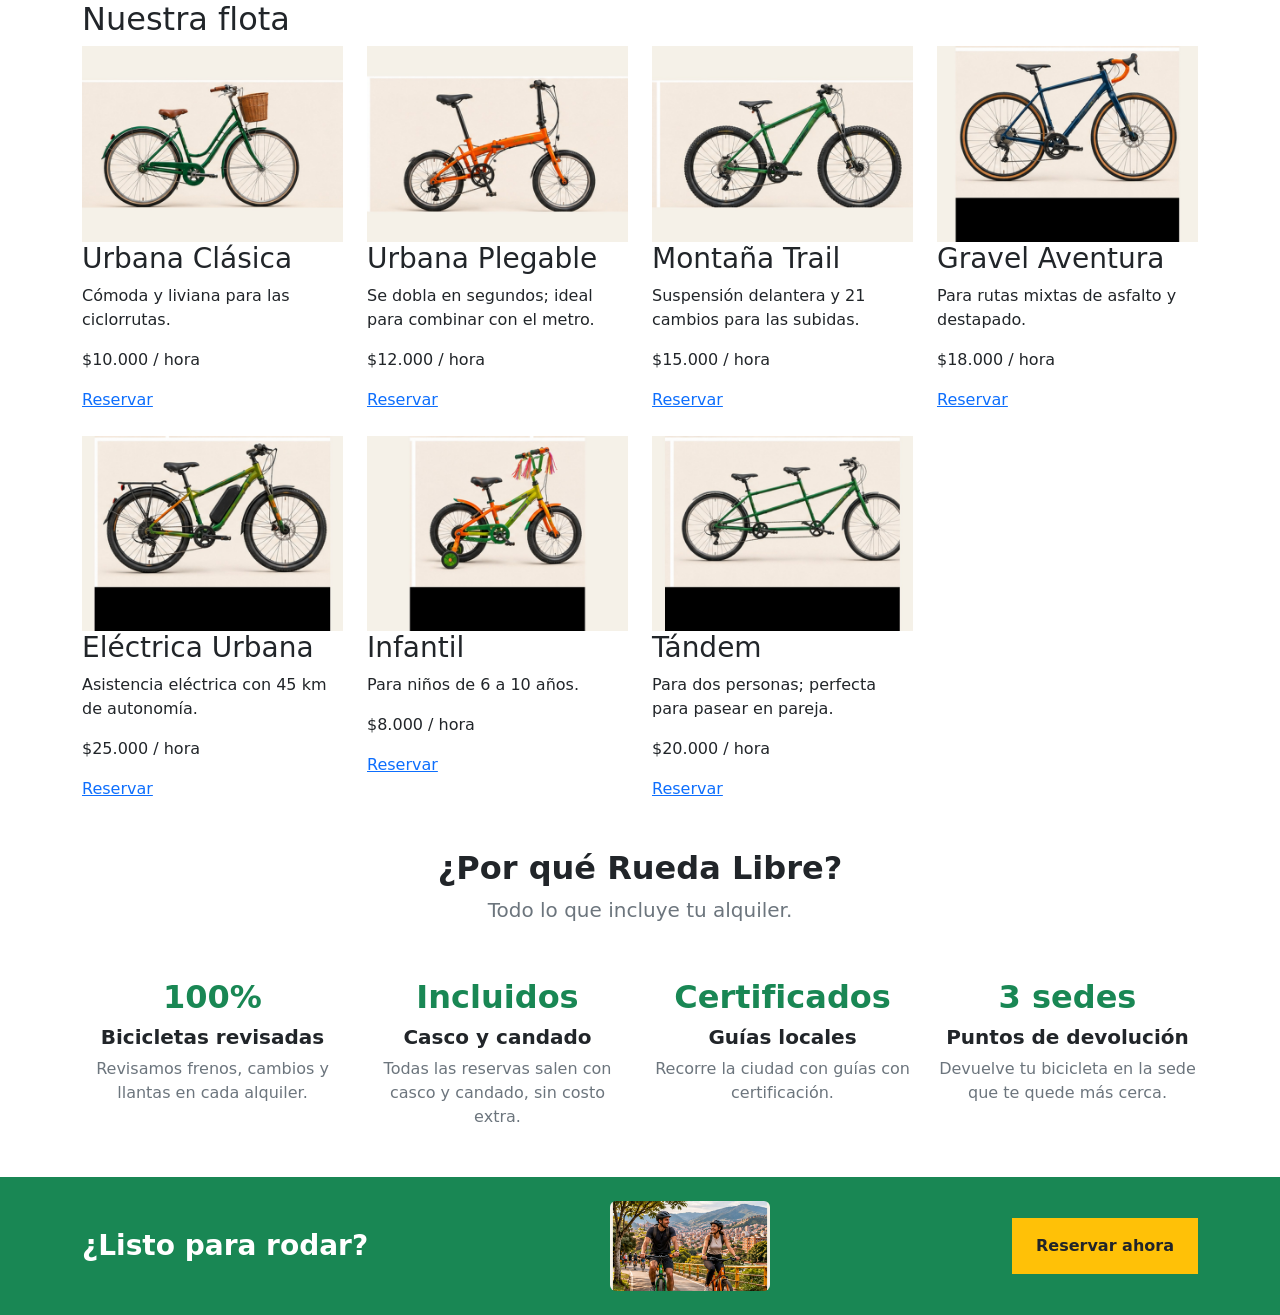
<file: pruebas/catalogo-bootstrap.html>
<!DOCTYPE html>
<html lang="es">

<head>
  <meta charset="UTF-8">
  <!-- adapta la página al ancho del celular; sin esto los breakpoints no funcionan bien -->
  <meta name="viewport" content="width=device-width, initial-scale=1.0">
  <title>Catálogo con Bootstrap | Rueda Libre</title>

  <!-- CSS de Bootstrap por CDN: aquí están todas las clases (container, row, col-*, d-flex...) -->
  <link href="https://cdn.jsdelivr.net/npm/bootstrap@5.3.3/dist/css/bootstrap.min.css" rel="stylesheet">
</head>

<body>

  <!-- ==================== FLOTA (MiniReto 5) ==================== -->
  <section id="flota">

    <!-- container: centra el contenido y limita su ancho (como tu main con max-width + margin auto) -->
    <div class="container">
      <h2>Nuestra flota</h2>

      <!-- row: agrupa las columnas (es un Flexbox con wrap)
           g-4: espacio (gutter) entre columnas y filas, nivel 4 -->
      <div class="row g-4">

        <!-- col-*: cuántas de las 12 partes ocupa cada tarjeta, según el ancho:
             col-12    = celular: 12/12 → 1 columna
             col-sm-6  = desde 576 px: 6/12 → 2 columnas
             col-lg-4  = desde 992 px: 4/12 → 3 columnas
             col-xl-3  = desde 1200 px: 3/12 → 4 columnas
             estas 4 clases se repiten igual en las 7 columnas -->
        <div class="col-12 col-sm-6 col-lg-4 col-xl-3">
          <article class="tarjeta">
            <!-- img-fluid: la foto nunca se pasa del ancho de su columna (max-width: 100%; height: auto) -->
            <img class="img-fluid" src="../img/urbana-clasica.jpg" alt="Bicicleta urbana clásica">
            <h3>Urbana Clásica</h3>
            <p>Cómoda y liviana para las ciclorrutas.</p>
            <p class="precio">$10.000 / hora</p>
            <a href="../paginas/reservas.html">Reservar</a>
          </article>
        </div>

        <div class="col-12 col-sm-6 col-lg-4 col-xl-3">
          <article class="tarjeta">
            <img class="img-fluid" src="../img/urbana-plegable.jpg" alt="Bicicleta urbana plegable">
            <h3>Urbana Plegable</h3>
            <p>Se dobla en segundos; ideal para combinar con el metro.</p>
            <p class="precio">$12.000 / hora</p>
            <a href="../paginas/reservas.html">Reservar</a>
          </article>
        </div>

        <div class="col-12 col-sm-6 col-lg-4 col-xl-3">
          <article class="tarjeta">
            <img class="img-fluid" src="../img/montana-trail.jpg" alt="Bicicleta de montaña Trail">
            <h3>Montaña Trail</h3>
            <p>Suspensión delantera y 21 cambios para las subidas.</p>
            <p class="precio">$15.000 / hora</p>
            <a href="../paginas/reservas.html">Reservar</a>
          </article>
        </div>

        <div class="col-12 col-sm-6 col-lg-4 col-xl-3">
          <article class="tarjeta">
            <img class="img-fluid" src="../img/gravel-aventura.jpg" alt="Bicicleta Gravel Aventura">
            <h3>Gravel Aventura</h3>
            <p>Para rutas mixtas de asfalto y destapado.</p>
            <p class="precio">$18.000 / hora</p>
            <a href="../paginas/reservas.html">Reservar</a>
          </article>
        </div>

        <div class="col-12 col-sm-6 col-lg-4 col-xl-3">
          <article class="tarjeta">
            <img class="img-fluid" src="../img/electrica-urbana.jpg" alt="Bicicleta eléctrica urbana">
            <h3>Eléctrica Urbana</h3>
            <p>Asistencia eléctrica con 45 km de autonomía.</p>
            <p class="precio">$25.000 / hora</p>
            <a href="../paginas/reservas.html">Reservar</a>
          </article>
        </div>

        <div class="col-12 col-sm-6 col-lg-4 col-xl-3">
          <article class="tarjeta">
            <img class="img-fluid" src="../img/infantil.jpg" alt="Bicicleta infantil">
            <h3>Infantil</h3>
            <p>Para niños de 6 a 10 años.</p>
            <p class="precio">$8.000 / hora</p>
            <a href="../paginas/reservas.html">Reservar</a>
          </article>
        </div>

        <!-- séptimo modelo: la grilla lo acomoda sola en la fila siguiente -->
        <div class="col-12 col-sm-6 col-lg-4 col-xl-3">
          <article class="tarjeta">
            <img class="img-fluid" src="../img/tandem.jpg" alt="Bicicleta tándem">
            <h3>Tándem</h3>
            <p>Para dos personas; perfecta para pasear en pareja.</p>
            <p class="precio">$20.000 / hora</p>
            <a href="../paginas/reservas.html">Reservar</a>
          </article>
        </div>

      </div>
    </div>
  </section>


  <!-- ==================== BENEFICIOS (MiniReto 6, pasos 1 y 2) ==================== -->
  <!-- py-5: padding arriba y abajo (la "p" es padding, "y" es vertical, 5 es el nivel más grande) -->
  <section id="beneficios" class="py-5">
    <div class="container">

      <!-- text-center: texto centrado
           fw-bold: negrita (font-weight)
           mb-2: margin-bottom nivel 2 -->
      <h2 class="text-center fw-bold mb-2">¿Por qué Rueda Libre?</h2>

      <!-- lead: párrafo destacado, más grande
           text-secondary: gris de Bootstrap
           mb-5: separación grande hacia abajo -->
      <p class="lead text-center text-secondary mb-5">Todo lo que incluye tu alquiler.</p>

      <div class="row g-4">

        <!-- col-12 col-md-6 col-lg-3: 1 columna en celular, 2 desde 768 px, 4 desde 992 px -->
        <div class="col-12 col-md-6 col-lg-3 text-center">
          <!-- jerarquía: dato grande y verde → título mediano → descripción en gris
               fs-2 / fs-5: tamaño de letra (fs-1 es el mayor)
               text-success: verde de Bootstrap
               mb-1, mb-0: márgenes pequeños -->
          <p class="fs-2 fw-bold text-success mb-1">100%</p>
          <h3 class="fs-5 fw-bold mb-2">Bicicletas revisadas</h3>
          <p class="text-secondary mb-0">Revisamos frenos, cambios y llantas en cada alquiler.</p>
        </div>

        <div class="col-12 col-md-6 col-lg-3 text-center">
          <p class="fs-2 fw-bold text-success mb-1">Incluidos</p>
          <h3 class="fs-5 fw-bold mb-2">Casco y candado</h3>
          <p class="text-secondary mb-0">Todas las reservas salen con casco y candado, sin costo extra.</p>
        </div>

        <div class="col-12 col-md-6 col-lg-3 text-center">
          <p class="fs-2 fw-bold text-success mb-1">Certificados</p>
          <h3 class="fs-5 fw-bold mb-2">Guías locales</h3>
          <p class="text-secondary mb-0">Recorre la ciudad con guías con certificación.</p>
        </div>

        <div class="col-12 col-md-6 col-lg-3 text-center">
          <p class="fs-2 fw-bold text-success mb-1">3 sedes</p>
          <h3 class="fs-5 fw-bold mb-2">Puntos de devolución</h3>
          <p class="text-secondary mb-0">Devuelve tu bicicleta en la sede que te quede más cerca.</p>
        </div>

      </div>
    </div>
  </section>


  <!-- ==================== FRANJA FINAL (MiniReto 6, pasos 3 a 5) ==================== -->
  <!-- text-bg-success: fondo verde y texto de contraste automático (blanco)
       py-4: padding arriba y abajo -->
  <section id="listo-para-rodar" class="text-bg-success py-4">
    <div class="container">

      <!-- d-flex: activa Flexbox (display: flex)
           flex-column: en celular, los hijos van en columna
           flex-md-row: desde 768 px, los hijos van en fila
           align-items-center: los centra en el eje transversal
           justify-content-md-between: desde 768 px, reparte el espacio entre ellos
           gap-3: espacio entre hijos
           text-center / text-md-start: centrado en celular, a la izquierda desde md -->
      <div
        class="d-flex flex-column flex-md-row align-items-center justify-content-md-between gap-3 text-center text-md-start">

        <!-- hijo 1: el texto (fs-3: grande, fw-bold: negrita, mb-0: sin margen abajo) -->
        <p class="fs-3 fw-bold mb-0">¿Listo para rodar?</p>

        <!-- hijo 2: elemento decorativo
             d-none: oculto por defecto (celular)
             d-md-block: visible desde 768 px
             rounded: esquinas redondeadas
             object-fit-cover: la foto llena su caja sin deformarse
             alt="": es solo decoración, el lector de pantalla la ignora -->
        <img class="d-none d-md-block rounded object-fit-cover" src="../img/caption.jpg" alt="" width="160" height="90">

        <!-- hijo 3: enlace destacado, solo con utilidades de color y espaciado
             bg-warning: fondo amarillo de Bootstrap
             text-dark: texto oscuro (buen contraste sobre amarillo)
             fw-bold: negrita
             px-4 / py-3: relleno horizontal y vertical
             text-decoration-none: quita el subrayado -->
        <a class="bg-warning text-dark fw-bold px-4 py-3 text-decoration-none" href="../paginas/reservas.html">Reservar
          ahora</a>

      </div>
    </div>
  </section>

  <!-- JavaScript de Bootstrap (bundle): va al final del body. Lo necesitarás para navbar y modal -->
  <script src="https://cdn.jsdelivr.net/npm/bootstrap@5.3.3/dist/js/bootstrap.bundle.min.js"></script>
</body>

</html>
</file>
<file: css/styles.css>
/* ===== VARIABLES ===== */
:root {
  --verde-ruta: #1E7A4F;
  --naranja-pedal: #F39A2B;
  --azul-noche: #14213D;
  --crema: #FAF6EF;
  --gris-asfalto: #5B6470;
  --blanco: #FFFFFF;

  --fuente-titulos: "Montserrat", Arial, sans-serif;
  --fuente-texto: "Open Sans", Arial, sans-serif;

  --espacio-s: 0.5rem;
  --espacio-m: 1rem;
  --espacio-l: 2rem;
}

/* ===== BASE (identidad: fuentes, colores y fondo) ===== */

/* va después de Bootstrap, así que gana sobre su fuente y su fondo */
body {
  font-family: var(--fuente-texto);
  color: var(--azul-noche);
  background-color: var(--crema);
  /* deja espacio para que WhatsApp no tape el final */
  padding-bottom: 4rem;
}

/* fuente de títulos en todos los encabezados */
h1,
h2,
h3 {
  font-family: var(--fuente-titulos);
  /* Bootstrap los pone en 500; Montserrat se carga en 700 */
  font-weight: 700;
}

/* ===== MENÚ ===== */

/* enlaces del menú: color gris y sin subrayado */
#menu a {
  color: var(--gris-asfalto);
  text-decoration: none;
  padding: var(--espacio-s) var(--espacio-m);
}

/* marca la página actual; lleva #menu para ganarle a #menu a */
#menu a.activo {
  color: var(--verde-ruta);
  font-weight: 600;
}

/* el enlace cambia de color al pasar el mouse */
#menu a:hover {
  color: var(--azul-noche);
  background-color: var(--naranja-pedal);
}

/* ===== COMPONENTES ===== */

/* enlace o botón de llamada a la acción */
.boton {
  display: inline-block;
  background-color: var(--naranja-pedal);
  color: var(--azul-noche);
  font-weight: 600;
  text-decoration: none;
  padding: var(--espacio-m) var(--espacio-l);
  border: none;
  border-radius: 0.5rem;
}

/* esto sirve para mostrar que el botón es interactivo al pasar el cursor */
.boton:hover {
  background-color: var(--azul-noche);
  color: var(--blanco);
}

/* enlace "Saltar al contenido": fuera de la pantalla hasta que recibe el foco con Tab */
.saltar {
  position: absolute;
  left: -999px;
}

.saltar:focus {
  left: var(--espacio-m);
  top: var(--espacio-m);
  background-color: var(--blanco);
  color: var(--azul-noche);
  padding: var(--espacio-s) var(--espacio-m);
}

/* tarjeta: relleno, borde y esquinas redondeadas */
.tarjeta {
  /* referencia para la etiqueta "Nuevo" */
  position: relative;
  padding: var(--espacio-m);
  border: 1px solid var(--gris-asfalto);
  border-radius: 0.5rem;
}

/* la imagen ocupa todo el ancho de su tarjeta */
.tarjeta img {
  width: 100%;
}

/* fotos de la flota completas y centradas, sin recortar */
#flota .tarjeta img {
  aspect-ratio: 4 / 3;
  object-fit: contain;
}

/* TEMPORAL: estas 4 fotos traen una franja negra abajo en el archivo.
   Se muestra solo la parte de arriba. Borrar este bloque cuando las fotos estén corregidas */
#flota .tarjeta img[src*="gravel-aventura"],
#flota .tarjeta img[src*="electrica-urbana"],
#flota .tarjeta img[src*="infantil"],
#flota .tarjeta img[src*="tandem"] {
  aspect-ratio: 16 / 9;
  object-fit: cover;
  object-position: top;
}

/* etiqueta "Nuevo" anclada a la esquina de la tarjeta */
.etiqueta-nuevo {
  position: absolute;
  top: var(--espacio-s);
  right: var(--espacio-s);
  background-color: var(--naranja-pedal);
  color: var(--azul-noche);
  font-weight: 600;
  padding: 0.25rem var(--espacio-s);
}

/* botón de WhatsApp siempre visible abajo a la derecha */
.whatsapp {
  position: fixed;
  right: var(--espacio-m);
  bottom: var(--espacio-m);
  background-color: var(--verde-ruta);
  color: var(--blanco);
  font-weight: 600;
  text-decoration: none;
  padding: var(--espacio-s) var(--espacio-m);
  border-radius: 0.5rem;
}

.whatsapp:hover {
  background-color: var(--azul-noche);
}

/* franja "¿Listo para rodar?": verde de marca con texto blanco (la distribución la da Bootstrap) */
.franja {
  background-color: var(--verde-ruta);
  color: var(--blanco);
}

/* dato destacado de cada beneficio, en verde de marca */
.dato {
  color: var(--verde-ruta);
}

/* texto de apoyo en gris de marca */
.suave {
  color: var(--gris-asfalto);
}

/* ===== TABLAS ===== */

/* Bootstrap manda el título de la tabla abajo; aquí vuelve arriba */
caption {
  caption-side: top;
  color: var(--azul-noche);
}

/* espacio y borde en cada celda */
th,
td {
  padding: 0.25rem var(--espacio-s);
  font-size: 0.875rem;
  border: 1px solid var(--gris-asfalto);
  text-align: left;
}

/* encabezado con fondo azul y texto blanco (contraste alto) */
thead th {
  background-color: var(--azul-noche);
  color: var(--blanco);
}

/* ===== FORMULARIO ===== */

/* Bootstrap quita el borde del fieldset; aquí se devuelve */
fieldset {
  border: 1px solid var(--gris-asfalto);
  border-radius: 0.5rem;
  margin-bottom: var(--espacio-l);
  padding: var(--espacio-m);
}

/* Bootstrap deja la leyenda enorme; aquí vuelve a un tamaño de título pequeño */
legend {
  font-family: var(--fuente-titulos);
  font-size: 1.125rem;
}

/* cada etiqueta queda encima de su campo */
form label {
  display: block;
  margin-bottom: var(--espacio-s);
}

/* en radios y casilla la etiqueta va al lado del círculo */
.opcion label {
  display: inline;
  margin-bottom: 0;
}

/* campos a todo el ancho disponible */
.control {
  display: block;
  width: 100%;
  padding: var(--espacio-s);
}

/* ===== FOCO VISIBLE ===== */

/* contorno visible al llegar con Tab o al hacer clic */
#menu a:focus,
.saltar:focus,
.boton:focus,
.whatsapp:focus,
.control:focus,
.opcion input:focus {
  outline: 3px solid var(--azul-noche);
  outline-offset: 2px;
}

/* ===== TABLET (desde 768 px) ===== */
@media (min-width: 768px) {

  th,
  td {
    padding: var(--espacio-s) var(--espacio-m);
    font-size: 1rem;
  }
}
</file>
